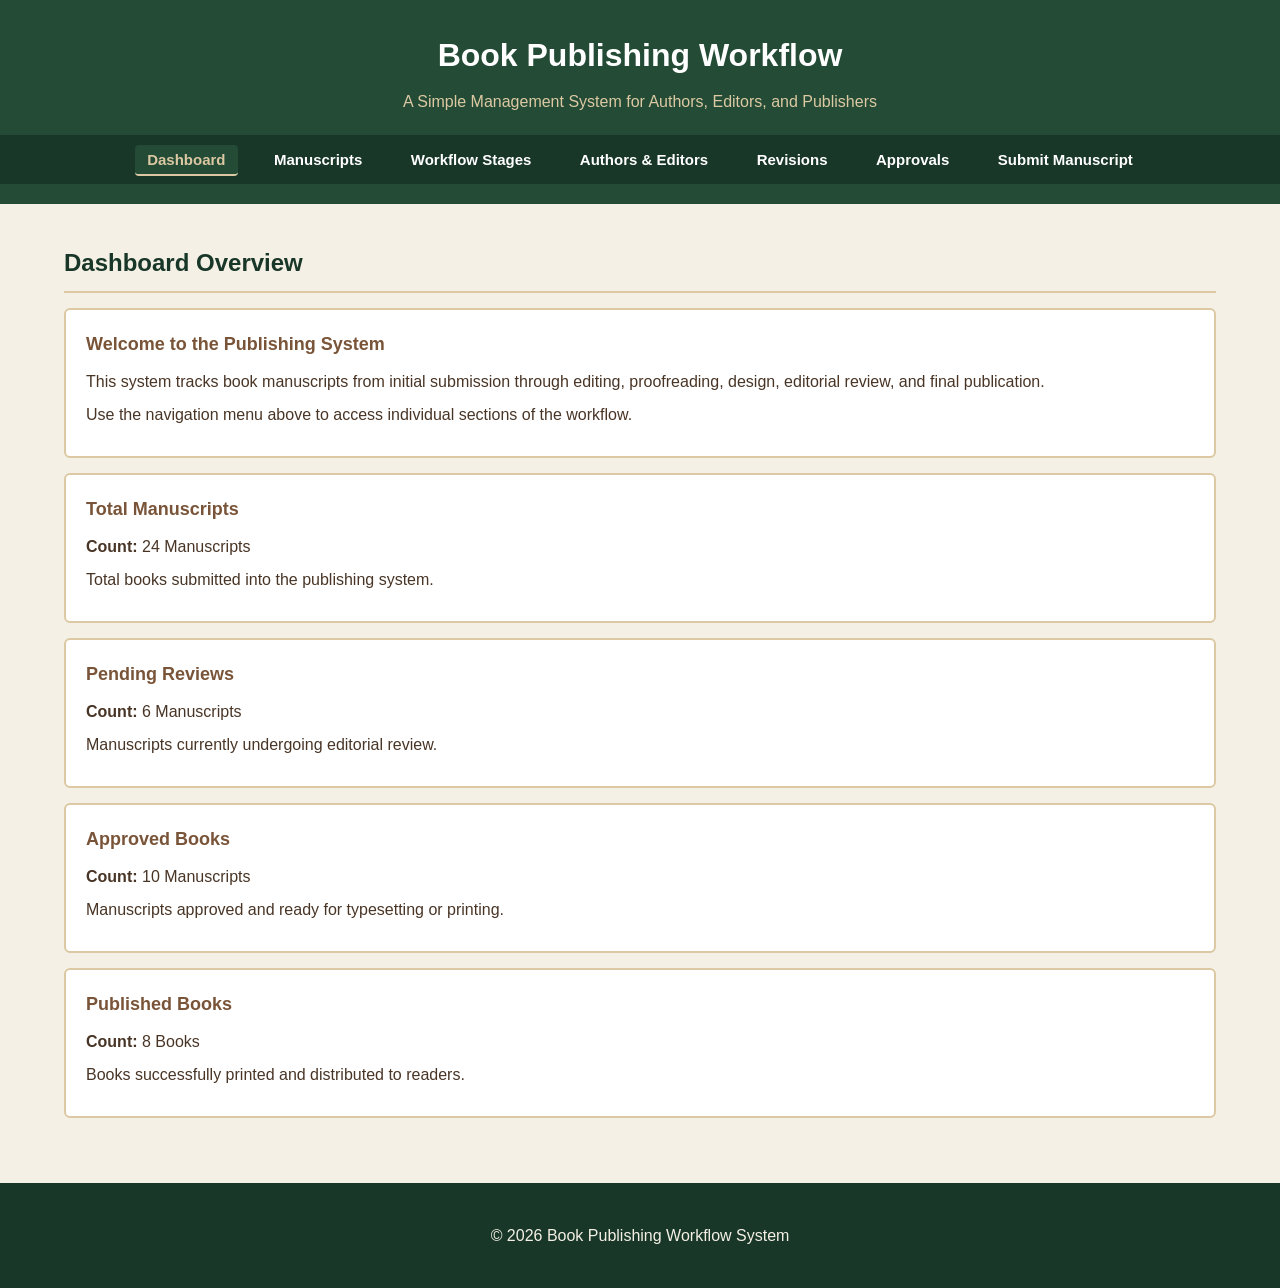
<file: index.html>
<!DOCTYPE html>
<html lang="en">
<head>
    <meta charset="UTF-8">
    <meta name="viewport" content="width=device-width, initial-scale=1.0">
    <title>Dashboard - Book Publishing Workflow System</title>
    <link rel="stylesheet" href="style.css">
</head>
<body>

    <!-- Header Section -->
    <header>
        <h1>Book Publishing Workflow</h1>
        <p>A Simple Management System for Authors, Editors, and Publishers</p>
        
        <!-- Navigation Bar linking to separate pages -->
        <nav>
            <ul>
                <li><a href="index.html">Dashboard</a></li>
                <li><a href="manuscripts.html">Manuscripts</a></li>
                <li><a href="workflow.html">Workflow Stages</a></li>
                <li><a href="team.html">Authors &amp; Editors</a></li>
                <li><a href="revisions.html">Revisions</a></li>
                <li><a href="approvals.html">Approvals</a></li>
                <li><a href="submission.html">Submit Manuscript</a></li>
            </ul>
        </nav>
    </header>

    <main>
        <section id="dashboard">
            <div class="Container">
                <h2>Dashboard Overview</h2>
                
                <div class="Card">
                    <h3>Welcome to the Publishing System</h3>
                    <p>This system tracks book manuscripts from initial submission through editing, proofreading, design, editorial review, and final publication.</p>
                    <p>Use the navigation menu above to access individual sections of the workflow.</p>
                </div>

                <div class="Card">
                    <h3>Total Manuscripts</h3>
                    <p><strong>Count:</strong> 24 Manuscripts</p>
                    <p>Total books submitted into the publishing system.</p>
                </div>

                <div class="Card">
                    <h3>Pending Reviews</h3>
                    <p><strong>Count:</strong> 6 Manuscripts</p>
                    <p>Manuscripts currently undergoing editorial review.</p>
                </div>

                <div class="Card">
                    <h3>Approved Books</h3>
                    <p><strong>Count:</strong> 10 Manuscripts</p>
                    <p>Manuscripts approved and ready for typesetting or printing.</p>
                </div>

                <div class="Card">
                    <h3>Published Books</h3>
                    <p><strong>Count:</strong> 8 Books</p>
                    <p>Books successfully printed and distributed to readers.</p>
                </div>
            </div>
        </section>
    </main>

    <!-- Footer Section -->
    <footer>
        <div class="Container">
            <p>&copy; <span class="currentYear"></span> Book Publishing Workflow System</p>
        </div>
    </footer>

    <!-- JavaScript File Linking -->
    <script src="script.js"></script>
</body>
</html>
</file>
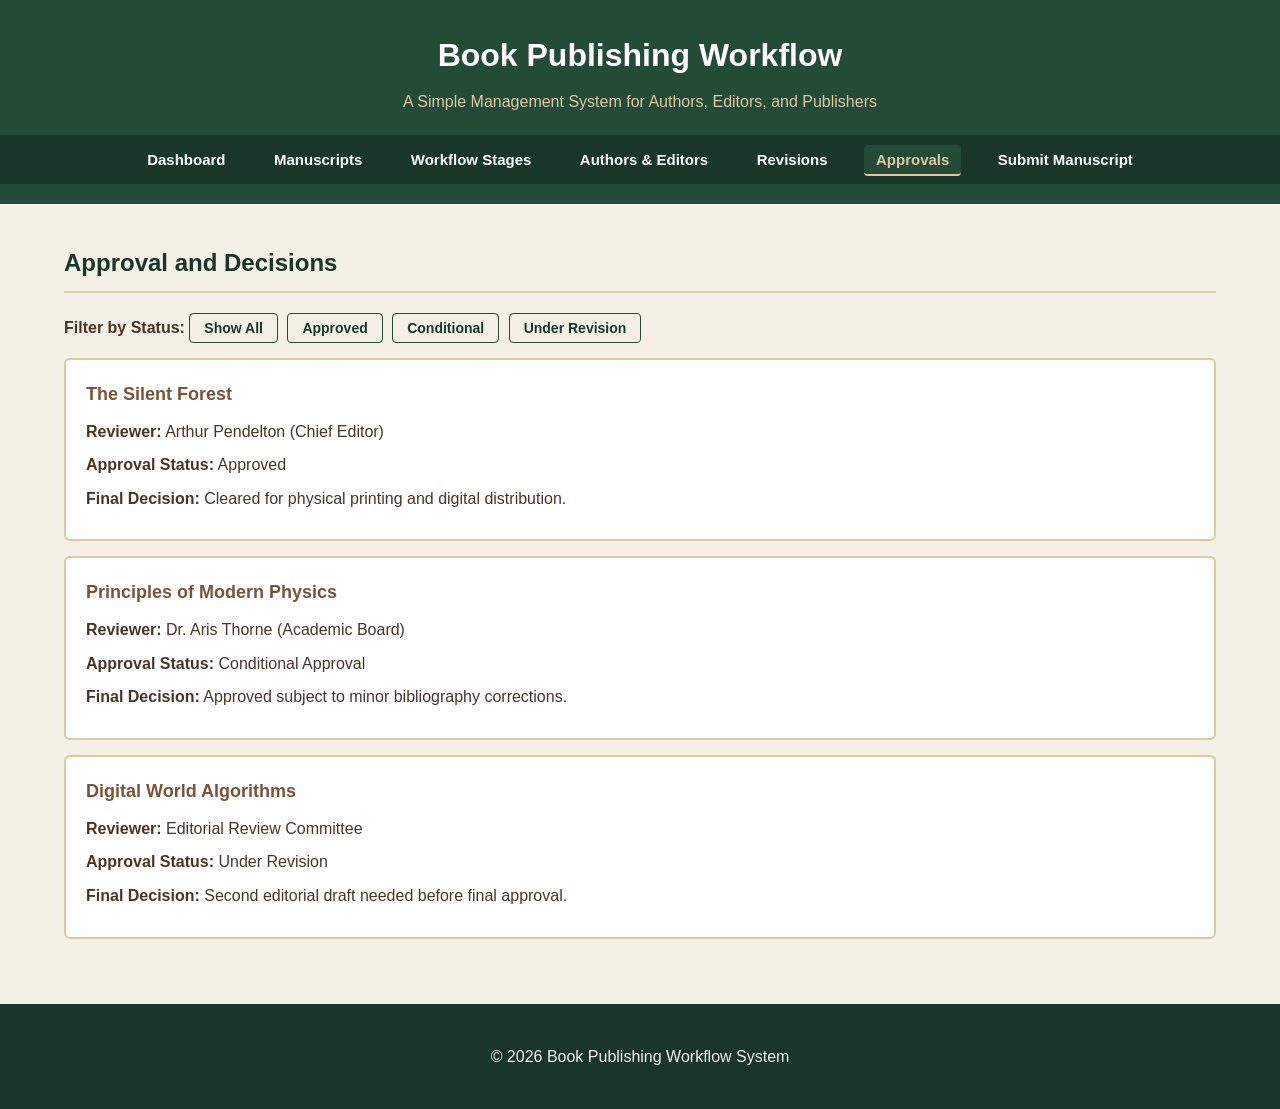
<file: approvals.html>
<!DOCTYPE html>
<html lang="en">
<head>
    <meta charset="UTF-8">
    <meta name="viewport" content="width=device-width, initial-scale=1.0">
    <title>Approvals - Book Publishing Workflow System</title>
    <link rel="stylesheet" href="style.css">
</head>
<body>

    <!-- Header Section -->
    <header>
        <h1>Book Publishing Workflow</h1>
        <p>A Simple Management System for Authors, Editors, and Publishers</p>
        
        <!-- Navigation Bar linking to separate pages -->
        <nav>
            <ul>
                <li><a href="index.html">Dashboard</a></li>
                <li><a href="manuscripts.html">Manuscripts</a></li>
                <li><a href="workflow.html">Workflow Stages</a></li>
                <li><a href="team.html">Authors &amp; Editors</a></li>
                <li><a href="revisions.html">Revisions</a></li>
                <li><a href="approvals.html">Approvals</a></li>
                <li><a href="submission.html">Submit Manuscript</a></li>
            </ul>
        </nav>
    </header>

    <main>
        <section id="approvals">
            <div class="Container">
                <h2>Approval and Decisions</h2>
                
                <p>
                    <strong>Filter by Status: </strong>
                    <button type="button" class="filter-btn" data-status="all">Show All</button>
                    <button type="button" class="filter-btn" data-status="Approved">Approved</button>
                    <button type="button" class="filter-btn" data-status="Conditional Approval">Conditional</button>
                    <button type="button" class="filter-btn" data-status="Under Revision">Under Revision</button>
                </p>

                <div class="Card" data-status="Approved">
                    <h3>The Silent Forest</h3>
                    <p><strong>Reviewer:</strong> Arthur Pendelton (Chief Editor)</p>
                    <p><strong>Approval Status:</strong> Approved</p>
                    <p><strong>Final Decision:</strong> Cleared for physical printing and digital distribution.</p>
                </div>

                <div class="Card" data-status="Conditional Approval">
                    <h3>Principles of Modern Physics</h3>
                    <p><strong>Reviewer:</strong> Dr. Aris Thorne (Academic Board)</p>
                    <p><strong>Approval Status:</strong> Conditional Approval</p>
                    <p><strong>Final Decision:</strong> Approved subject to minor bibliography corrections.</p>
                </div>

                <div class="Card" data-status="Under Revision">
                    <h3>Digital World Algorithms</h3>
                    <p><strong>Reviewer:</strong> Editorial Review Committee</p>
                    <p><strong>Approval Status:</strong> Under Revision</p>
                    <p><strong>Final Decision:</strong> Second editorial draft needed before final approval.</p>
                </div>
            </div>
        </section>
    </main>

    <!-- Footer Section -->
    <footer>
        <div class="Container">
            <p>&copy; <span class="currentYear"></span> Book Publishing Workflow System</p>
        </div>
    </footer>

    <!-- JavaScript File Linking -->
    <script src="script.js"></script>
</body>
</html>
</file>
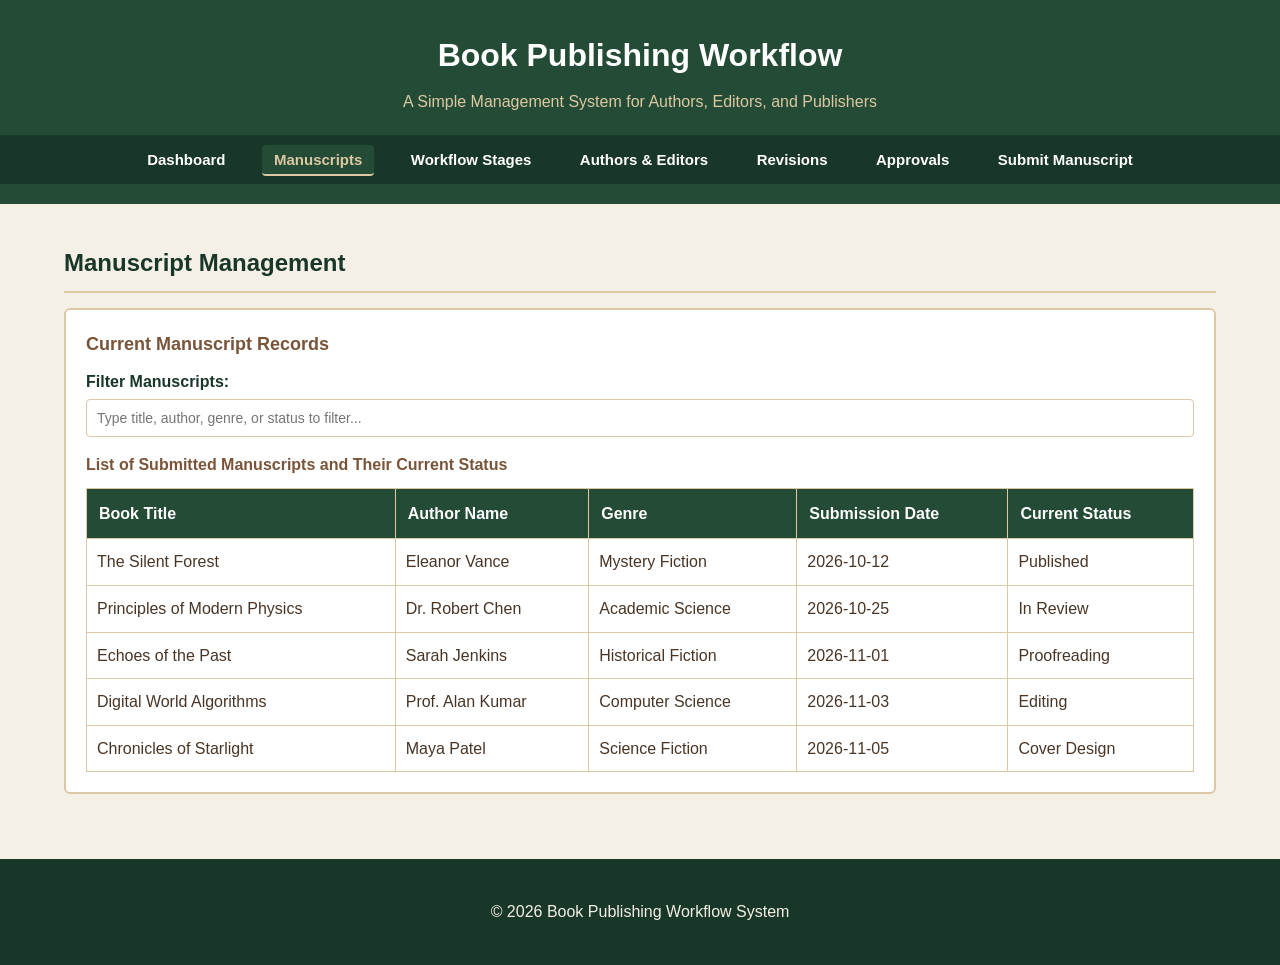
<file: manuscripts.html>
<!DOCTYPE html>
<html lang="en">
<head>
    <meta charset="UTF-8">
    <meta name="viewport" content="width=device-width, initial-scale=1.0">
    <title>Manuscripts - Book Publishing Workflow System</title>
    <link rel="stylesheet" href="style.css">
</head>
<body>

    <!-- Header Section -->
    <header>
        <h1>Book Publishing Workflow</h1>
        <p>A Simple Management System for Authors, Editors, and Publishers</p>
        
        <!-- Navigation Bar linking to separate pages -->
        <nav>
            <ul>
                <li><a href="index.html">Dashboard</a></li>
                <li><a href="manuscripts.html">Manuscripts</a></li>
                <li><a href="workflow.html">Workflow Stages</a></li>
                <li><a href="team.html">Authors &amp; Editors</a></li>
                <li><a href="revisions.html">Revisions</a></li>
                <li><a href="approvals.html">Approvals</a></li>
                <li><a href="submission.html">Submit Manuscript</a></li>
            </ul>
        </nav>
    </header>

    <main>
        <section id="manuscripts">
            <div class="Container">
                <h2>Manuscript Management</h2>
                
                <div class="Card">
                    <h3>Current Manuscript Records</h3>
                    <p>
                        <label for="manuscriptSearch">Filter Manuscripts:</label><br>
                        <input type="text" id="manuscriptSearch" placeholder="Type title, author, genre, or status to filter...">
                    </p>
                    <table id="manuscriptTable">
                        <caption>List of Submitted Manuscripts and Their Current Status</caption>
                        <thead>
                            <tr>
                                <th>Book Title</th>
                                <th>Author Name</th>
                                <th>Genre</th>
                                <th>Submission Date</th>
                                <th>Current Status</th>
                            </tr>
                        </thead>
                        <tbody>
                            <tr>
                                <td>The Silent Forest</td>
                                <td>Eleanor Vance</td>
                                <td>Mystery Fiction</td>
                                <td>2026-10-12</td>
                                <td>Published</td>
                            </tr>
                            <tr>
                                <td>Principles of Modern Physics</td>
                                <td>Dr. Robert Chen</td>
                                <td>Academic Science</td>
                                <td>2026-10-25</td>
                                <td>In Review</td>
                            </tr>
                            <tr>
                                <td>Echoes of the Past</td>
                                <td>Sarah Jenkins</td>
                                <td>Historical Fiction</td>
                                <td>2026-11-01</td>
                                <td>Proofreading</td>
                            </tr>
                            <tr>
                                <td>Digital World Algorithms</td>
                                <td>Prof. Alan Kumar</td>
                                <td>Computer Science</td>
                                <td>2026-11-03</td>
                                <td>Editing</td>
                            </tr>
                            <tr>
                                <td>Chronicles of Starlight</td>
                                <td>Maya Patel</td>
                                <td>Science Fiction</td>
                                <td>2026-11-05</td>
                                <td>Cover Design</td>
                            </tr>
                        </tbody>
                    </table>
                </div>
            </div>
        </section>
    </main>

    <!-- Footer Section -->
    <footer>
        <div class="Container">
            <p>&copy; <span class="currentYear"></span> Book Publishing Workflow System</p>
        </div>
    </footer>

    <!-- JavaScript File Linking -->
    <script src="script.js"></script>
</body>
</html>
</file>
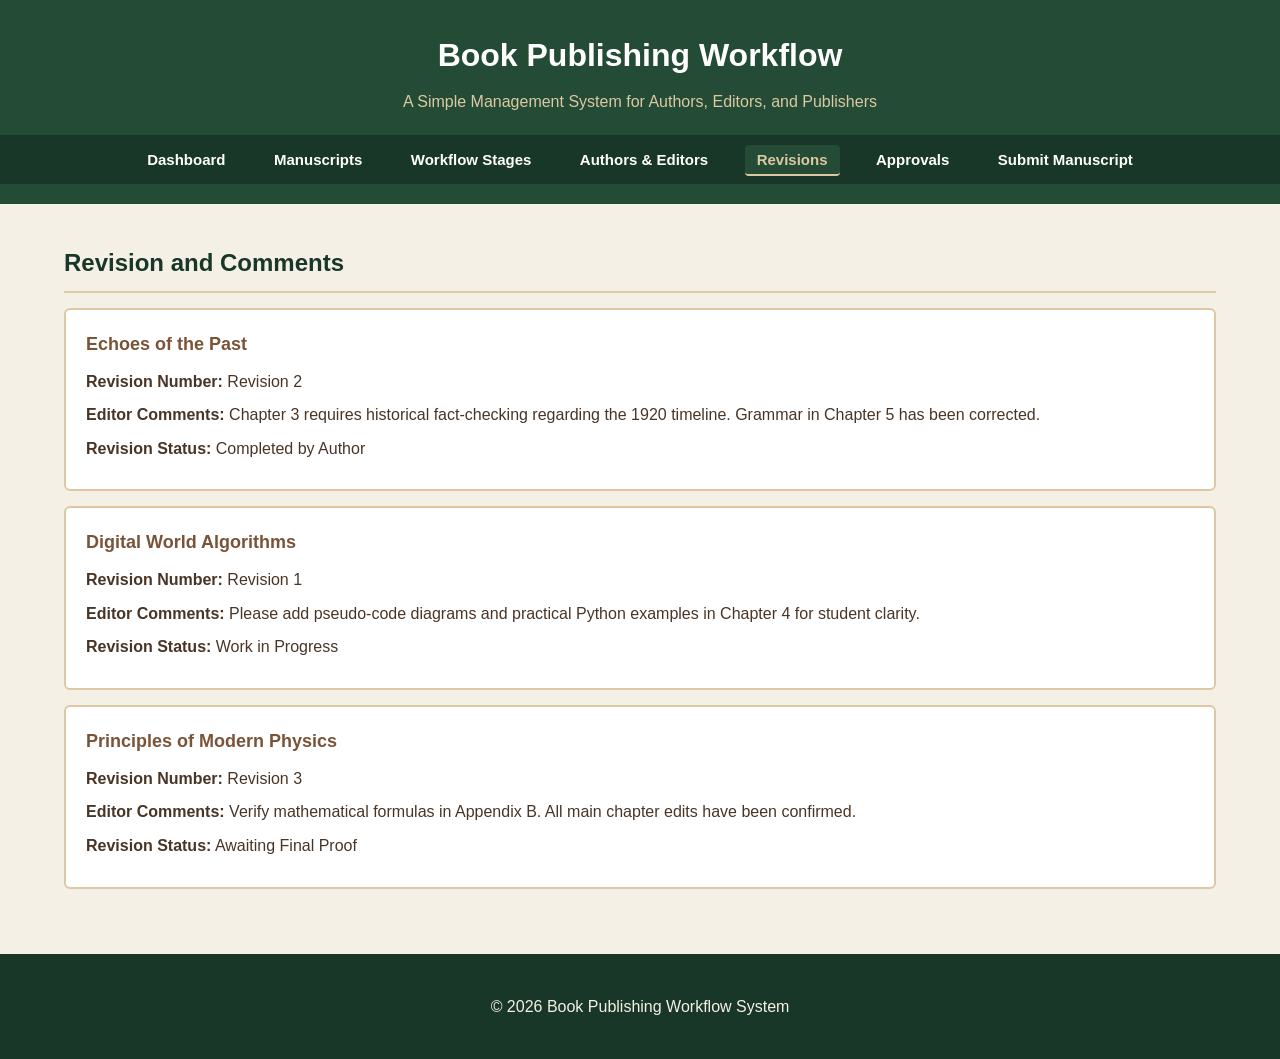
<file: revisions.html>
<!DOCTYPE html>
<html lang="en">
<head>
    <meta charset="UTF-8">
    <meta name="viewport" content="width=device-width, initial-scale=1.0">
    <title>Revisions - Book Publishing Workflow System</title>
    <link rel="stylesheet" href="style.css">
</head>
<body>

    <!-- Header Section -->
    <header>
        <h1>Book Publishing Workflow</h1>
        <p>A Simple Management System for Authors, Editors, and Publishers</p>
        
        <!-- Navigation Bar linking to separate pages -->
        <nav>
            <ul>
                <li><a href="index.html">Dashboard</a></li>
                <li><a href="manuscripts.html">Manuscripts</a></li>
                <li><a href="workflow.html">Workflow Stages</a></li>
                <li><a href="team.html">Authors &amp; Editors</a></li>
                <li><a href="revisions.html">Revisions</a></li>
                <li><a href="approvals.html">Approvals</a></li>
                <li><a href="submission.html">Submit Manuscript</a></li>
            </ul>
        </nav>
    </header>

    <main>
        <section id="revisions">
            <div class="Container">
                <h2>Revision and Comments</h2>
                
                <div class="Card">
                    <h3>Echoes of the Past</h3>
                    <p><strong>Revision Number:</strong> Revision 2</p>
                    <p><strong>Editor Comments:</strong> Chapter 3 requires historical fact-checking regarding the 1920 timeline. Grammar in Chapter 5 has been corrected.</p>
                    <p><strong>Revision Status:</strong> Completed by Author</p>
                </div>

                <div class="Card">
                    <h3>Digital World Algorithms</h3>
                    <p><strong>Revision Number:</strong> Revision 1</p>
                    <p><strong>Editor Comments:</strong> Please add pseudo-code diagrams and practical Python examples in Chapter 4 for student clarity.</p>
                    <p><strong>Revision Status:</strong> Work in Progress</p>
                </div>

                <div class="Card">
                    <h3>Principles of Modern Physics</h3>
                    <p><strong>Revision Number:</strong> Revision 3</p>
                    <p><strong>Editor Comments:</strong> Verify mathematical formulas in Appendix B. All main chapter edits have been confirmed.</p>
                    <p><strong>Revision Status:</strong> Awaiting Final Proof</p>
                </div>
            </div>
        </section>
    </main>

    <!-- Footer Section -->
    <footer>
        <div class="Container">
            <p>&copy; <span class="currentYear"></span> Book Publishing Workflow System</p>
        </div>
    </footer>

    <!-- JavaScript File Linking -->
    <script src="script.js"></script>
</body>
</html>
</file>
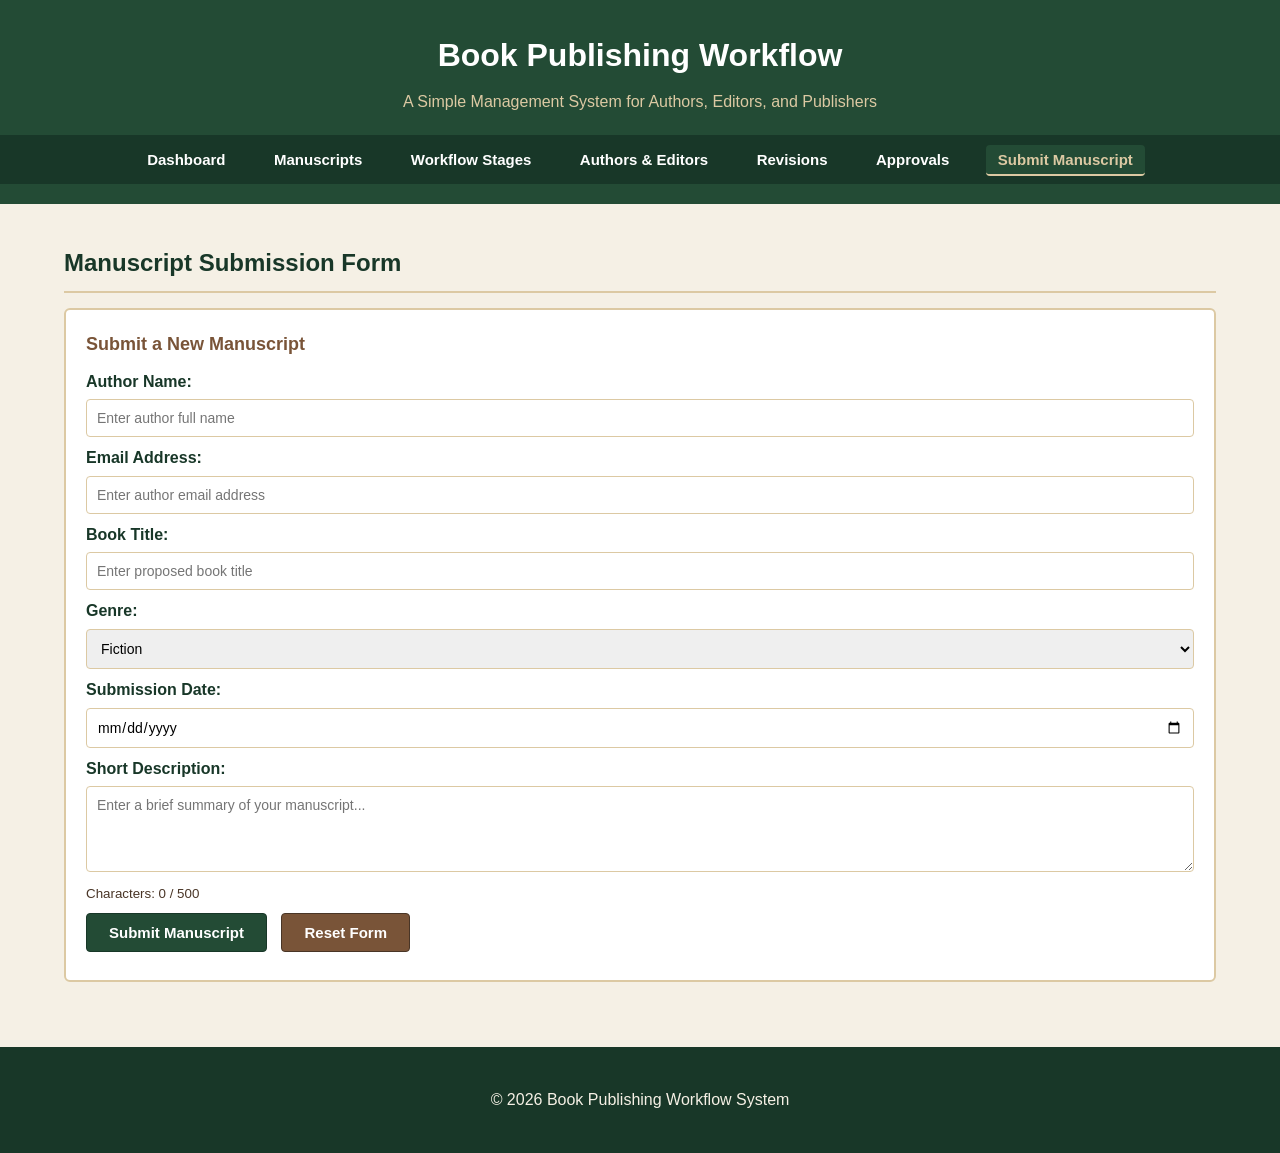
<file: submission.html>
<!DOCTYPE html>
<html lang="en">
<head>
    <meta charset="UTF-8">
    <meta name="viewport" content="width=device-width, initial-scale=1.0">
    <title>Submit Manuscript - Book Publishing Workflow System</title>
    <link rel="stylesheet" href="style.css">
</head>
<body>

    <!-- Header Section -->
    <header>
        <h1>Book Publishing Workflow</h1>
        <p>A Simple Management System for Authors, Editors, and Publishers</p>
        
        <!-- Navigation Bar linking to separate pages -->
        <nav>
            <ul>
                <li><a href="index.html">Dashboard</a></li>
                <li><a href="manuscripts.html">Manuscripts</a></li>
                <li><a href="workflow.html">Workflow Stages</a></li>
                <li><a href="team.html">Authors &amp; Editors</a></li>
                <li><a href="revisions.html">Revisions</a></li>
                <li><a href="approvals.html">Approvals</a></li>
                <li><a href="submission.html">Submit Manuscript</a></li>
            </ul>
        </nav>
    </header>

    <main>
        <section id="submission">
            <div class="Container">
                <h2>Manuscript Submission Form</h2>
                
                <div class="Card">
                    <h3>Submit a New Manuscript</h3>
                    <form id="submissionForm" action="submission.html" method="get">
                        <p>
                            <label for="authorName">Author Name:</label><br>
                            <input type="text" id="authorName" name="authorName" placeholder="Enter author full name" required>
                        </p>

                        <p>
                            <label for="authorEmail">Email Address:</label><br>
                            <input type="email" id="authorEmail" name="authorEmail" placeholder="Enter author email address" required>
                        </p>

                        <p>
                            <label for="bookTitle">Book Title:</label><br>
                            <input type="text" id="bookTitle" name="bookTitle" placeholder="Enter proposed book title" required>
                        </p>

                        <p>
                            <label for="genre">Genre:</label><br>
                            <select id="genre" name="genre">
                                <option value="Fiction">Fiction</option>
                                <option value="Non-Fiction">Non-Fiction</option>
                                <option value="Academic">Academic / Educational</option>
                                <option value="Science Fiction">Science Fiction</option>
                                <option value="Mystery">Mystery / Thriller</option>
                            </select>
                        </p>

                        <p>
                            <label for="submissionDate">Submission Date:</label><br>
                            <input type="date" id="submissionDate" name="submissionDate" required>
                        </p>

                        <p>
                            <label for="description">Short Description:</label><br>
                            <textarea id="description" name="description" rows="4" maxlength="500" placeholder="Enter a brief summary of your manuscript..." required></textarea><br>
                            <small id="charCounter">Characters: 0 / 500</small>
                        </p>

                        <p>
                            <input type="submit" value="Submit Manuscript">
                            <input type="reset" id="resetBtn" value="Reset Form">
                        </p>
                    </form>
                </div>
            </div>
        </section>
    </main>

    <!-- Footer Section -->
    <footer>
        <div class="Container">
            <p>&copy; <span class="currentYear"></span> Book Publishing Workflow System</p>
        </div>
    </footer>

    <!-- JavaScript File Linking -->
    <script src="script.js"></script>
</body>
</html>
</file>
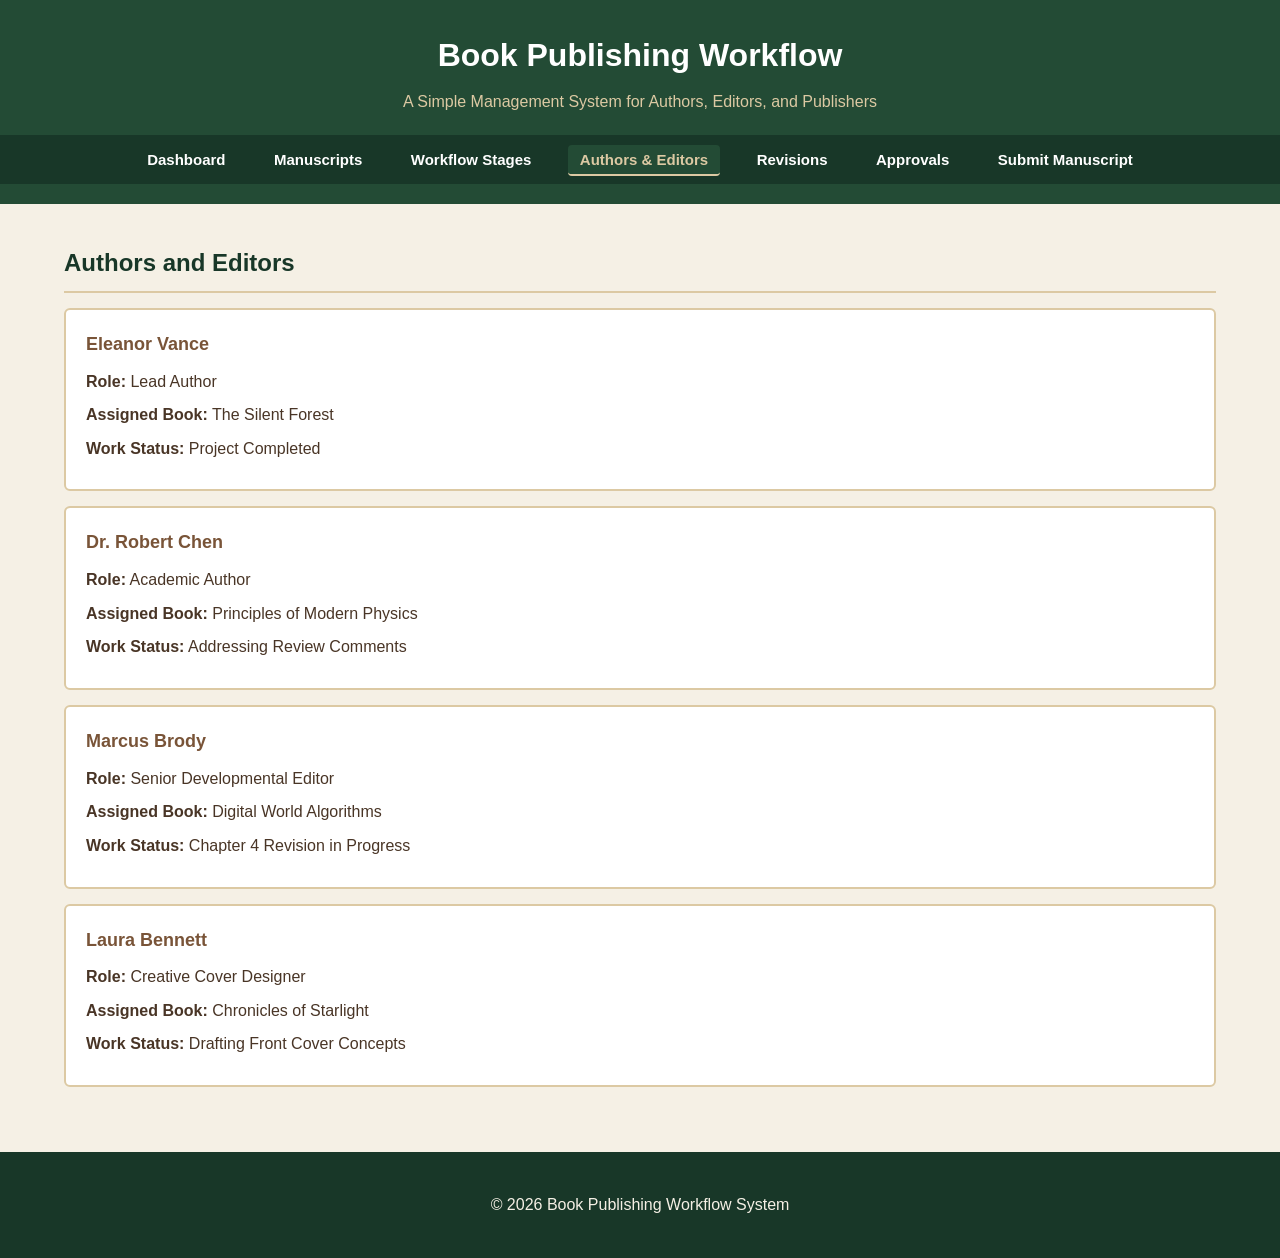
<file: team.html>
<!DOCTYPE html>
<html lang="en">
<head>
    <meta charset="UTF-8">
    <meta name="viewport" content="width=device-width, initial-scale=1.0">
    <title>Authors &amp; Editors - Book Publishing Workflow System</title>
    <link rel="stylesheet" href="style.css">
</head>
<body>

    <!-- Header Section -->
    <header>
        <h1>Book Publishing Workflow</h1>
        <p>A Simple Management System for Authors, Editors, and Publishers</p>
        
        <!-- Navigation Bar linking to separate pages -->
        <nav>
            <ul>
                <li><a href="index.html">Dashboard</a></li>
                <li><a href="manuscripts.html">Manuscripts</a></li>
                <li><a href="workflow.html">Workflow Stages</a></li>
                <li><a href="team.html">Authors &amp; Editors</a></li>
                <li><a href="revisions.html">Revisions</a></li>
                <li><a href="approvals.html">Approvals</a></li>
                <li><a href="submission.html">Submit Manuscript</a></li>
            </ul>
        </nav>
    </header>

    <main>
        <section id="team">
            <div class="Container">
                <h2>Authors and Editors</h2>
                
                <div class="Card">
                    <h3>Eleanor Vance</h3>
                    <p><strong>Role:</strong> Lead Author</p>
                    <p><strong>Assigned Book:</strong> The Silent Forest</p>
                    <p><strong>Work Status:</strong> Project Completed</p>
                </div>

                <div class="Card">
                    <h3>Dr. Robert Chen</h3>
                    <p><strong>Role:</strong> Academic Author</p>
                    <p><strong>Assigned Book:</strong> Principles of Modern Physics</p>
                    <p><strong>Work Status:</strong> Addressing Review Comments</p>
                </div>

                <div class="Card">
                    <h3>Marcus Brody</h3>
                    <p><strong>Role:</strong> Senior Developmental Editor</p>
                    <p><strong>Assigned Book:</strong> Digital World Algorithms</p>
                    <p><strong>Work Status:</strong> Chapter 4 Revision in Progress</p>
                </div>

                <div class="Card">
                    <h3>Laura Bennett</h3>
                    <p><strong>Role:</strong> Creative Cover Designer</p>
                    <p><strong>Assigned Book:</strong> Chronicles of Starlight</p>
                    <p><strong>Work Status:</strong> Drafting Front Cover Concepts</p>
                </div>
            </div>
        </section>
    </main>

    <!-- Footer Section -->
    <footer>
        <div class="Container">
            <p>&copy; <span class="currentYear"></span> Book Publishing Workflow System</p>
        </div>
    </footer>

    <!-- JavaScript File Linking -->
    <script src="script.js"></script>
</body>
</html>
</file>
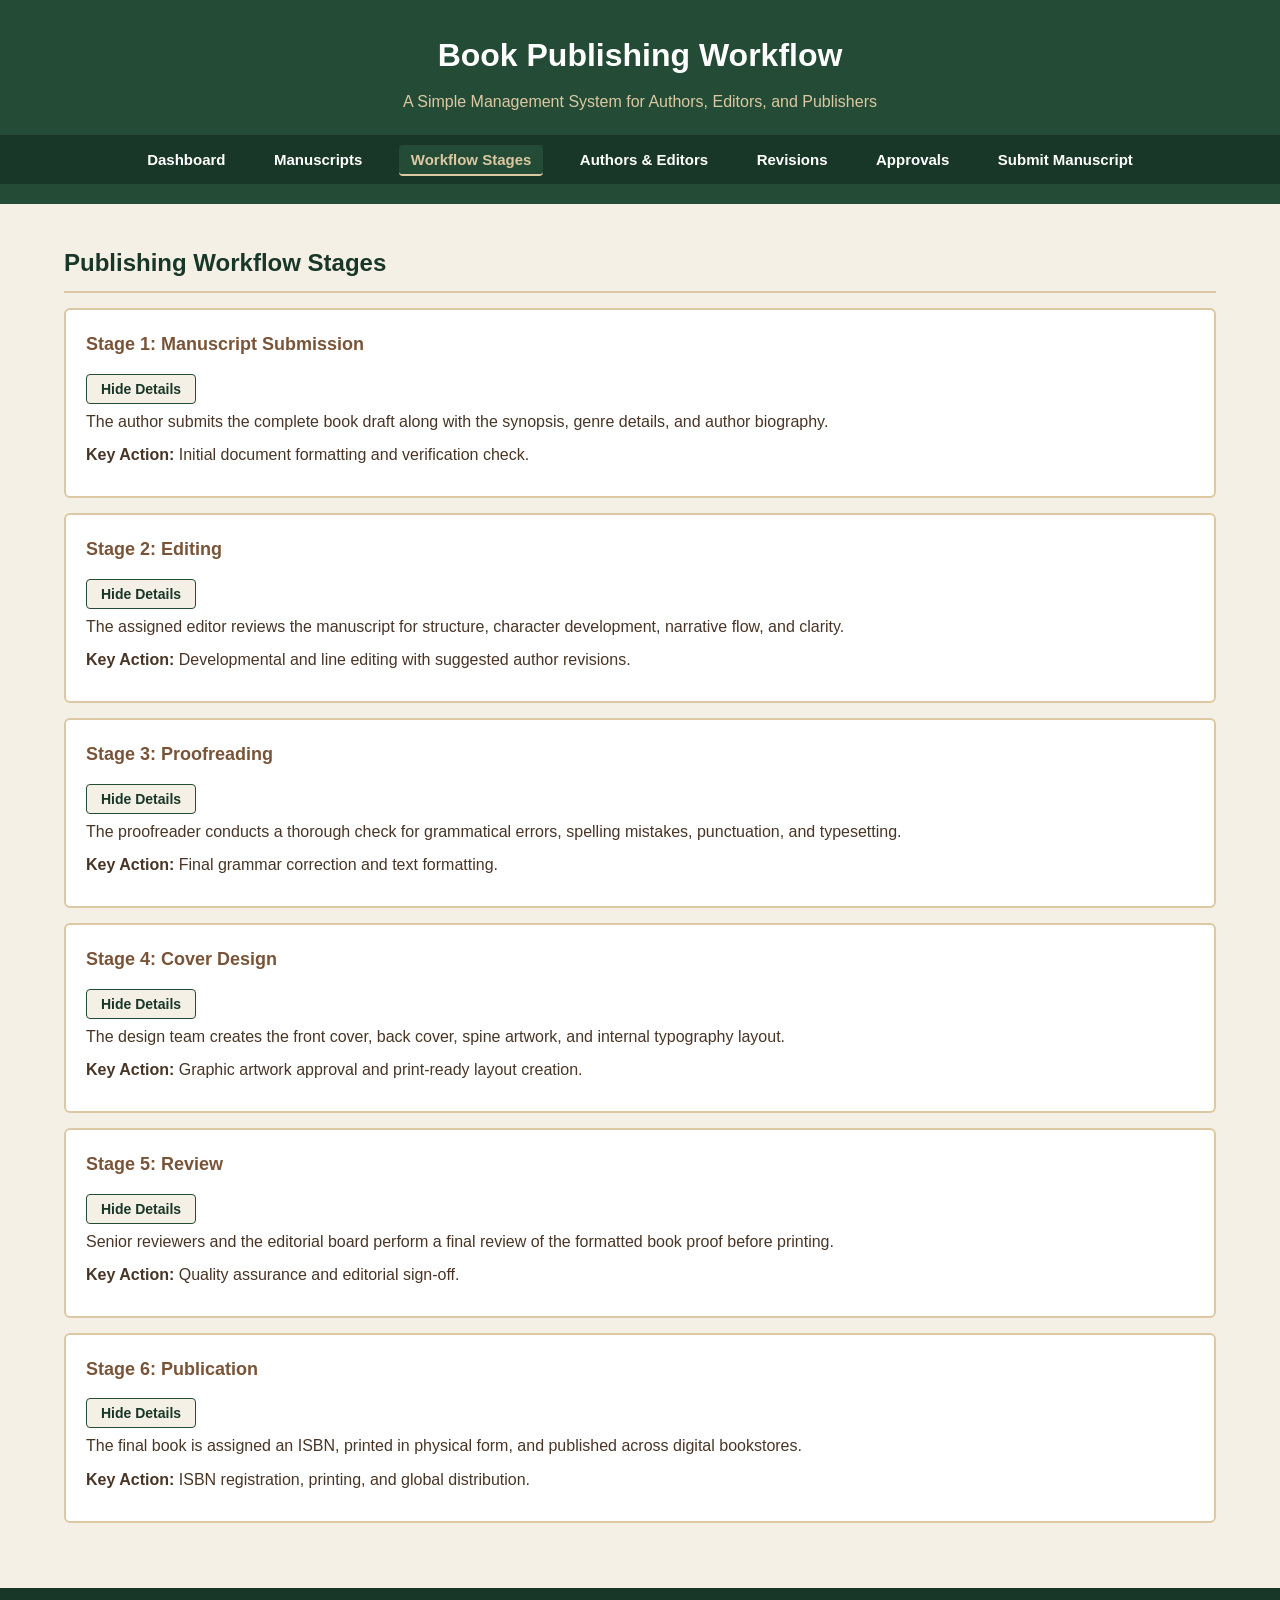
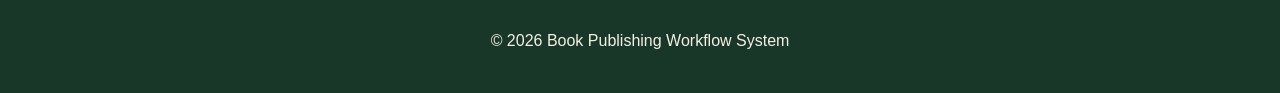
<file: workflow.html>
<!DOCTYPE html>
<html lang="en">
<head>
    <meta charset="UTF-8">
    <meta name="viewport" content="width=device-width, initial-scale=1.0">
    <title>Workflow Stages - Book Publishing Workflow System</title>
    <link rel="stylesheet" href="style.css">
</head>
<body>

    <!-- Header Section -->
    <header>
        <h1>Book Publishing Workflow</h1>
        <p>A Simple Management System for Authors, Editors, and Publishers</p>
        
        <!-- Navigation Bar linking to separate pages -->
        <nav>
            <ul>
                <li><a href="index.html">Dashboard</a></li>
                <li><a href="manuscripts.html">Manuscripts</a></li>
                <li><a href="workflow.html">Workflow Stages</a></li>
                <li><a href="team.html">Authors &amp; Editors</a></li>
                <li><a href="revisions.html">Revisions</a></li>
                <li><a href="approvals.html">Approvals</a></li>
                <li><a href="submission.html">Submit Manuscript</a></li>
            </ul>
        </nav>
    </header>

    <main>
        <section id="workflow">
            <div class="Container">
                <h2>Publishing Workflow Stages</h2>
                
                <div class="Card">
                    <h3>Stage 1: Manuscript Submission</h3>
                    <button type="button" class="toggle-btn" data-target="stage1-details">Hide Details</button>
                    <div id="stage1-details">
                        <p>The author submits the complete book draft along with the synopsis, genre details, and author biography.</p>
                        <p><strong>Key Action:</strong> Initial document formatting and verification check.</p>
                    </div>
                </div>

                <div class="Card">
                    <h3>Stage 2: Editing</h3>
                    <button type="button" class="toggle-btn" data-target="stage2-details">Hide Details</button>
                    <div id="stage2-details">
                        <p>The assigned editor reviews the manuscript for structure, character development, narrative flow, and clarity.</p>
                        <p><strong>Key Action:</strong> Developmental and line editing with suggested author revisions.</p>
                    </div>
                </div>

                <div class="Card">
                    <h3>Stage 3: Proofreading</h3>
                    <button type="button" class="toggle-btn" data-target="stage3-details">Hide Details</button>
                    <div id="stage3-details">
                        <p>The proofreader conducts a thorough check for grammatical errors, spelling mistakes, punctuation, and typesetting.</p>
                        <p><strong>Key Action:</strong> Final grammar correction and text formatting.</p>
                    </div>
                </div>

                <div class="Card">
                    <h3>Stage 4: Cover Design</h3>
                    <button type="button" class="toggle-btn" data-target="stage4-details">Hide Details</button>
                    <div id="stage4-details">
                        <p>The design team creates the front cover, back cover, spine artwork, and internal typography layout.</p>
                        <p><strong>Key Action:</strong> Graphic artwork approval and print-ready layout creation.</p>
                    </div>
                </div>

                <div class="Card">
                    <h3>Stage 5: Review</h3>
                    <button type="button" class="toggle-btn" data-target="stage5-details">Hide Details</button>
                    <div id="stage5-details">
                        <p>Senior reviewers and the editorial board perform a final review of the formatted book proof before printing.</p>
                        <p><strong>Key Action:</strong> Quality assurance and editorial sign-off.</p>
                    </div>
                </div>

                <div class="Card">
                    <h3>Stage 6: Publication</h3>
                    <button type="button" class="toggle-btn" data-target="stage6-details">Hide Details</button>
                    <div id="stage6-details">
                        <p>The final book is assigned an ISBN, printed in physical form, and published across digital bookstores.</p>
                        <p><strong>Key Action:</strong> ISBN registration, printing, and global distribution.</p>
                    </div>
                </div>
            </div>
        </section>
    </main>

    <!-- Footer Section -->
    <footer>
        <div class="Container">
            <p>&copy; <span class="currentYear"></span> Book Publishing Workflow System</p>
        </div>
    </footer>

    <!-- JavaScript File Linking -->
    <script src="script.js"></script>
</body>
</html>
</file>
<file: style.css>
/* =========================================================
   PROJECT: BOOK PUBLISHING WORKFLOW SYSTEM
   TECHNOLOGIES: HTML5 and CSS3
   THEME: Forest Green, Beige, Sand, and Brown
   PERMITTED CLASSES: .Container and .Card ONLY
   ========================================================= */

/* General Body Styling */
body {
    background-color: #F5F0E5;
    color: #493526;
    font-family: Arial, Helvetica, sans-serif;
    margin: 0px;
    padding: 0px;
    line-height: 1.6;
}

/* Header Section */
header {
    background-color: #234B35;
    color: #FFFFFF;
    text-align: center;
    padding-top: 30px;
    padding-bottom: 20px;
}

header h1 {
    color: #FFFFFF;
    font-size: 32px;
    margin: 0px;
}

header p {
    color: #DCC9A3;
    font-size: 16px;
    margin-top: 8px;
    margin-bottom: 20px;
}

/* Navigation Bar */
nav {
    background-color: #183728;
    padding: 12px 0px;
}

nav ul {
    margin: 0px;
    padding: 0px;
    text-align: center;
}

nav li {
    display: inline;
    margin-left: 10px;
    margin-right: 10px;
}

nav a {
    color: #FFFFFF;
    text-decoration: none;
    font-size: 15px;
    font-weight: bold;
    padding: 6px 12px;
}

nav a:hover {
    background-color: #234B35;
    color: #DCC9A3;
    border-radius: 4px;
}

/* Headings */
h2 {
    color: #183728;
    font-size: 24px;
    border-bottom: 2px solid #DCC9A3;
    padding-bottom: 8px;
    margin-top: 30px;
    margin-bottom: 15px;
}

h3 {
    color: #795438;
    font-size: 18px;
    margin-top: 0px;
    margin-bottom: 10px;
}

p {
    margin-top: 5px;
    margin-bottom: 8px;
}

/* Permitted Class 1: Container */
.Container {
    width: 90%;
    margin-left: auto;
    margin-right: auto;
    padding: 10px;
}

/* Permitted Class 2: Card */
.Card {
    background-color: #FFFFFF;
    border: 2px solid #DCC9A3;
    border-radius: 6px;
    padding: 20px;
    margin-top: 15px;
    margin-bottom: 15px;
}

/* Table Styling for Manuscript Management */
table {
    width: 100%;
    border-collapse: collapse;
    margin-top: 15px;
}

caption {
    font-weight: bold;
    color: #795438;
    text-align: left;
    margin-bottom: 10px;
}

th {
    background-color: #234B35;
    color: #FFFFFF;
    text-align: left;
    padding: 12px;
    border: 1px solid #DCC9A3;
}

td {
    background-color: #FFFFFF;
    padding: 10px;
    border: 1px solid #DCC9A3;
}

/* Form Styling */
label {
    color: #183728;
    font-weight: bold;
}

input[type="text"],
input[type="email"],
input[type="date"],
select,
textarea {
    width: 100%;
    padding: 10px;
    margin-top: 5px;
    border: 1px solid #DCC9A3;
    border-radius: 4px;
    box-sizing: border-box;
    font-family: Arial, Helvetica, sans-serif;
    font-size: 14px;
}

input[type="submit"] {
    background-color: #234B35;
    color: #FFFFFF;
    border: 1px solid #183728;
    padding: 10px 22px;
    font-size: 15px;
    font-weight: bold;
    border-radius: 4px;
    cursor: pointer;
}

input[type="reset"] {
    background-color: #795438;
    color: #FFFFFF;
    border: 1px solid #493526;
    padding: 10px 22px;
    font-size: 15px;
    font-weight: bold;
    border-radius: 4px;
    cursor: pointer;
    margin-left: 10px;
}

input[type="submit"]:hover {
    background-color: #183728;
}

input[type="reset"]:hover {
    background-color: #493526;
}

/* Button Styling (for Filter Buttons) */
button {
    background-color: #F5F0E5;
    color: #183728;
    border: 1px solid #234B35;
    padding: 6px 14px;
    font-size: 14px;
    font-weight: bold;
    border-radius: 4px;
    cursor: pointer;
    margin-right: 5px;
    margin-top: 5px;
}

button:hover {
    background-color: #234B35;
    color: #FFFFFF;
}

/* Footer Section */
footer {
    background-color: #183728;
    color: #FFFFFF;
    text-align: center;
    padding-top: 25px;
    padding-bottom: 25px;
    margin-top: 40px;
}

footer p {
    color: #F5F0E5;
    margin: 5px 0px;
}
</file>
